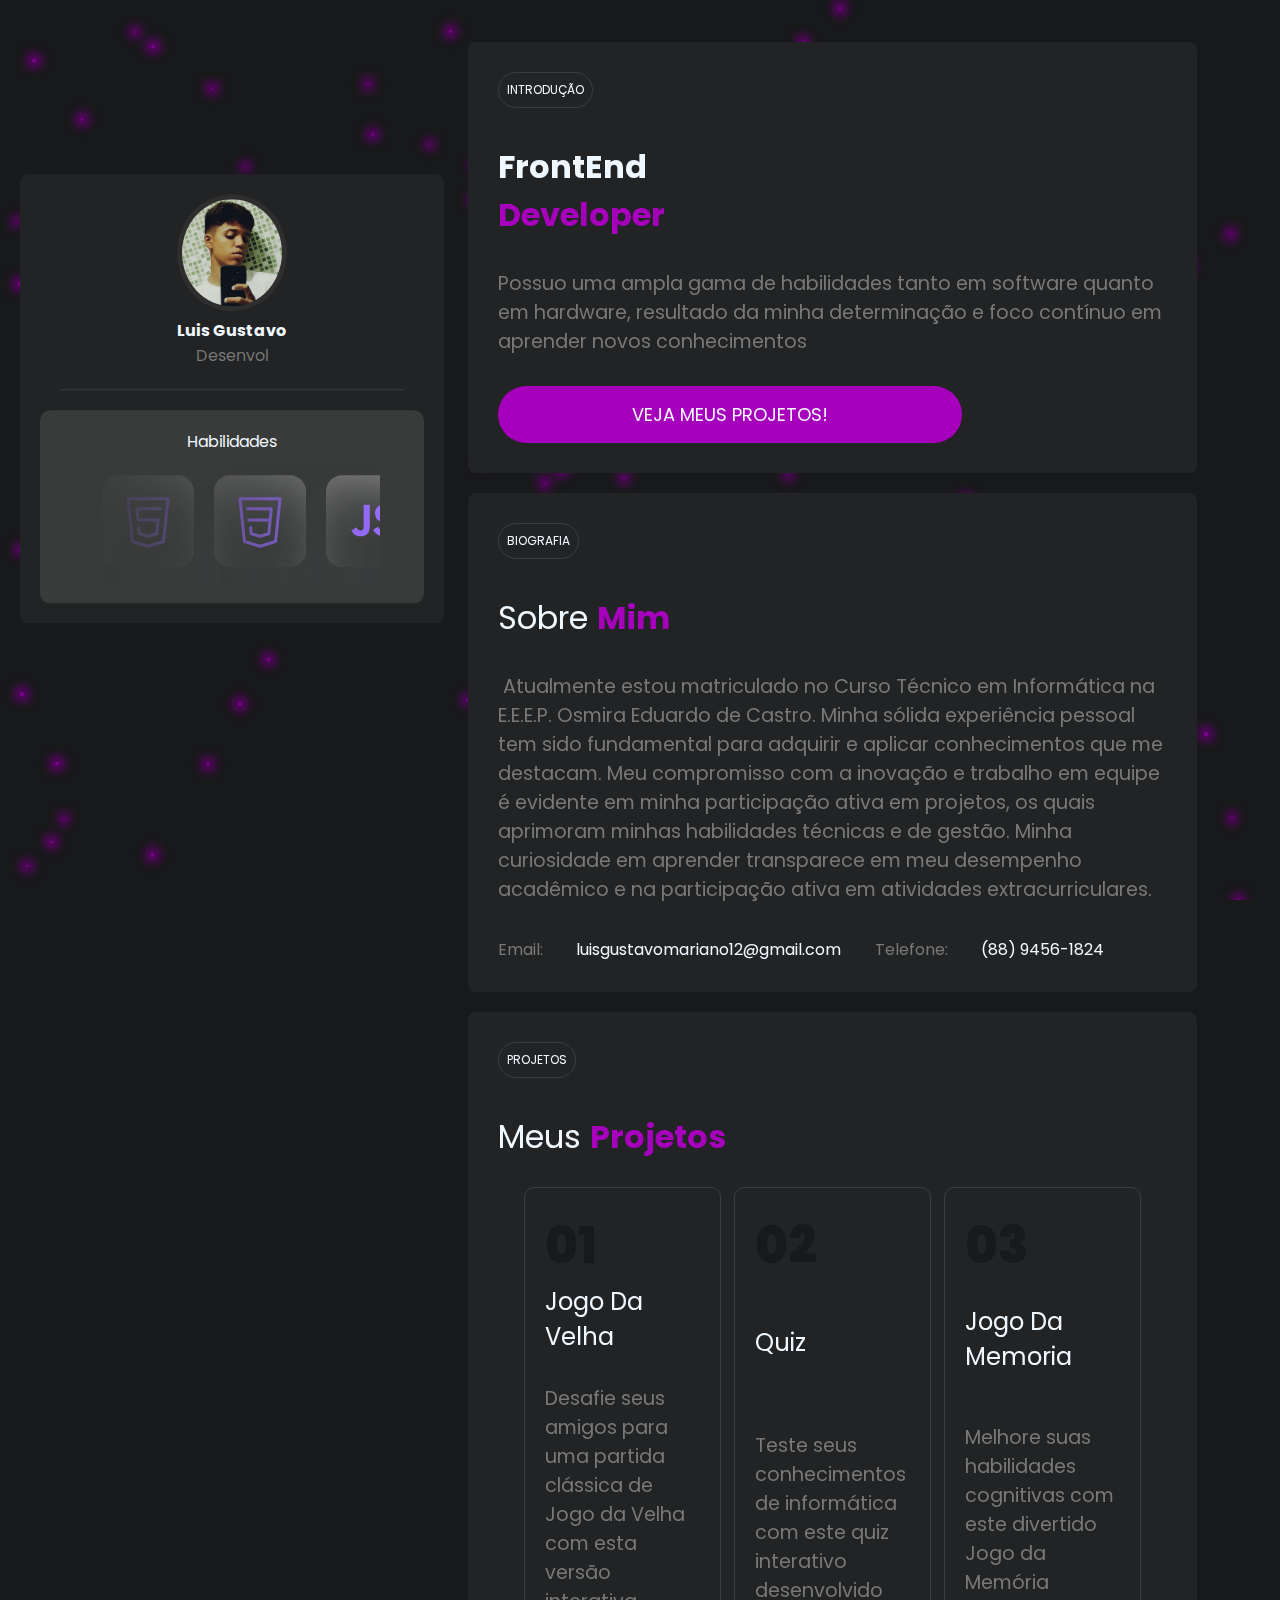
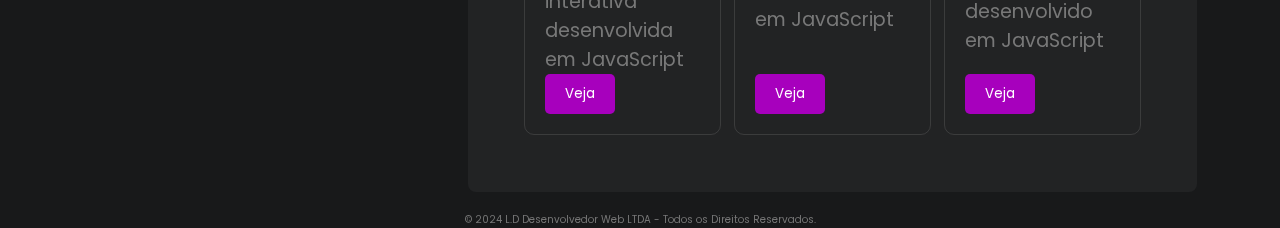
<file: Portifolio Luis Gustavo/Luis Gustavo - INFOR 2/index.html>
<!DOCTYPE html>
<html lang="pt-br">

<head>
    <meta charset="UTF-8">
    <meta name="viewport" content="width=device-width, initial-scale=1.0">
    <title>Portifólio // Luis Gustavo</title>
    <link rel="shortcut icon" href="src/LD.png" type="image/x-icon">
    <link rel="stylesheet" href="style.css">
</head>

<body>

    <div id="background"></div>

    <div class="breve-intro">
        <div class="sub-intro">
            <img src="src/img/luis mariano.jpg" alt="Luis Gustavo" class="foto">
            <p class="nome">Luis Gustavo</p>
            <div id="typewriter-text"></div>
            <hr>
            <div class="habilidades">
                <p class="habilidades-p">Habilidades</p>
                <div class="icons">
                    <section class="IconTech">
                        <div class="loop">
                            <img src="src/icons/html.svg" alt="">
                            <img src="src/icons/css.svg" alt="">
                            <img src="src/icons/javascript.svg" alt="">
                        </div>
                    </section>
                </div>
            </div>
        </div>
    </div>


    <div class="main">
        <div class="introducao">
            <p class="icone">INTRODUÇÃO</p>
            <p class="intro-titulo">FrontEnd
            <p>
            <span> Developer</span>
            <p class="info">Possuo uma ampla gama de habilidades tanto em software quanto em hardware, resultado da minha determinação e foco contínuo em aprender novos conhecimentos</p>
            <a href="#projetos"><button>VEJA MEUS PROJETOS!</button></a>
        </div>
        <div class="sobre">
            <p class="icone">BIOGRAFIA</p>
            <p class="sobre-titulo">Sobre <span>Mim</span></p>
            <p class="info">&nbsp;Atualmente estou matriculado no Curso Técnico em Informática na E.E.E.P. Osmira Eduardo de Castro. Minha sólida experiência pessoal tem sido fundamental para adquirir e aplicar conhecimentos que me destacam. Meu compromisso com a inovação e trabalho em equipe é evidente em minha participação ativa em projetos, os quais aprimoram minhas habilidades técnicas e de gestão. Minha curiosidade em aprender transparece em meu desempenho acadêmico e na participação ativa em atividades extracurriculares.</p>
            <div class="contato">
                <p style="color: rgba(143, 143, 143, 0.788);">Email:</p>
                <p class="cont">luisgustavomariano12@gmail.com</p>
                <p style="color: rgba(143, 143, 143, 0.788);">Telefone:</p>
                <p class="cont">(88) 9456-1824</p>
            </div>
        </div>
    
        <div class="projetos" id="projetos">
            <p class="icone">PROJETOS</p>
            <p class="sobre-titulo">Meus <span>Projetos</span></p>
            <div class="demo">
                <div class="prj">
                    <p class="num">01</p>
                    <p class="proj-titu">Jogo Da Velha</p>
                    <p class="info">Desafie seus amigos para uma partida clássica de Jogo da Velha com esta versão interativa desenvolvida em JavaScript</p>
                    <a href="../Projetos/Jogo da Velha Original/index.html"><button class="veja">Veja</button></a>
                </div>
                <div class="prj">
                    <p class="num">02</p>
                    <p class="proj-titu">Quiz</p>
                    <p class="info">Teste seus conhecimentos de informática com este quiz interativo desenvolvido em JavaScript</p>
                    <a href="../Projetos/QuizJs/index.html"><button class="veja">Veja</button></a>
                </div>
                <div class="prj"> 
                    <p class="num">03</p>
                    <p class="proj-titu">Jogo Da Memoria</p>
                    <p class="info">Melhore suas habilidades cognitivas com este divertido Jogo da Memória desenvolvido em JavaScript</p>
                    <a href="../Projetos/Jogo da Memoria/index.html"><button class="veja">Veja</button></a>
                </div>
            </div>
        </div>

    </div>

    <p class="rodape">© 2024 L.D Desenvolvedor Web LTDA - Todos os Direitos Reservados.</p>

    <script src="main.js"></script>
</body>

</html>
</file>
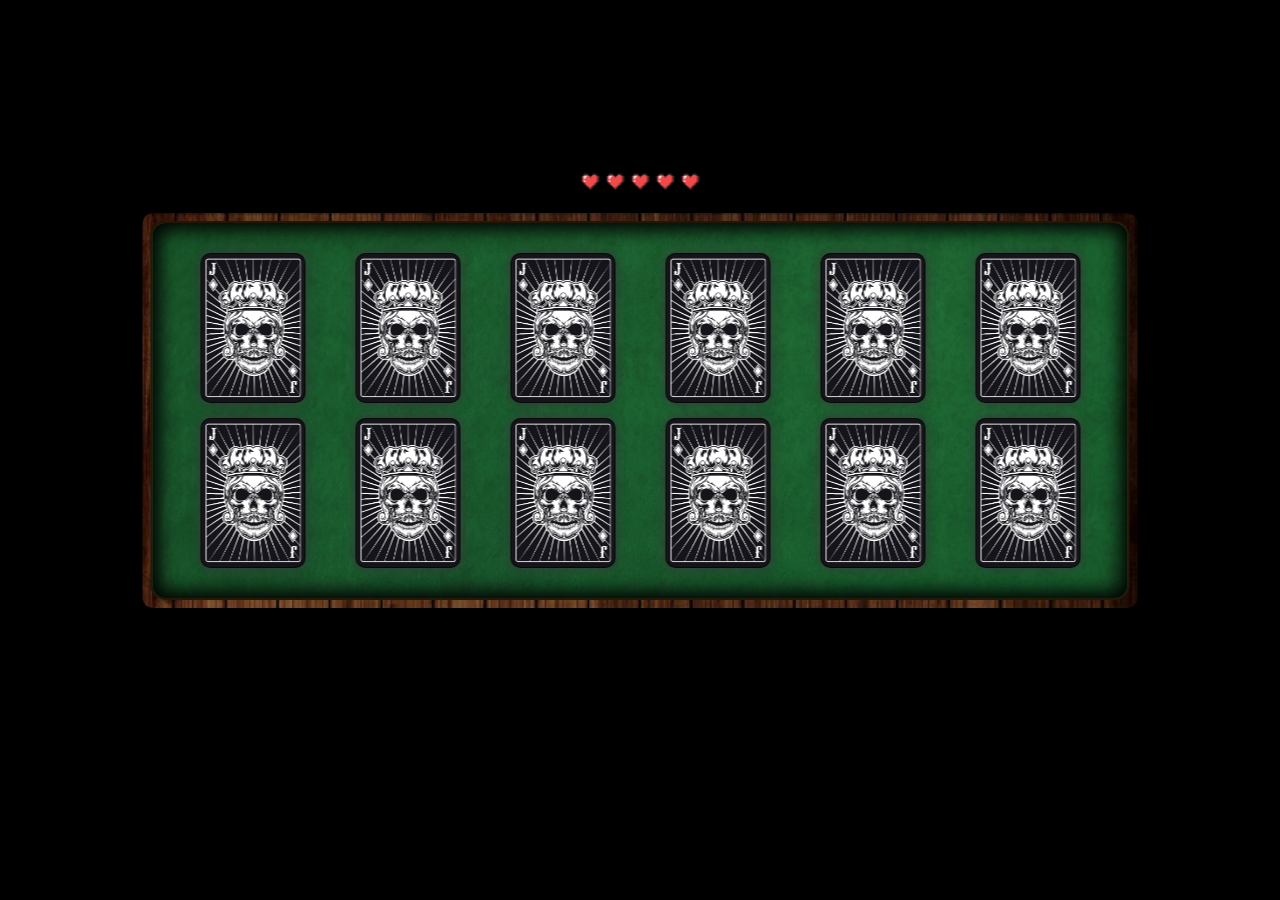
<file: Portifolio Luis Gustavo/Projetos/Jogo da Memoria/index.html>
<!DOCTYPE html>
<html lang="pt-br">
<head>
    <meta charset="UTF-8">
    <meta name="viewport" content="width=device-width, initial-scale=1.0">
    <title>Jogo da Mémoria</title>
    <link rel="stylesheet" href="style.css">
    <link rel="stylesheet" href="../Recursos/mdl-neon/style-modals-final.css">
    <link rel="stylesheet" href="../Recursos/mdl-neon/style-modal-black.css">
    <link rel="stylesheet" href="../Recursos/btn-neon/style-bnt-lg.css">
    <link rel="stylesheet" href="../Recursos/Efeitos/life/efect-life.css">
    
    <script src="script.js" defer></script>
</head>
<body>

        
        
    
        <div class="bgpage">
            <div class="life-content">
                <div class="hearts">
                    <div class="life-icon"></div>
                    <div class="life-icon"></div>
                    <div class="life-icon"></div>
                    <div class="life-icon"></div>
                    <div class="life-icon"></div>
                </div>
            </div>
            <main class="content-game">
            
                <div class="card-game" data-duo="01">
                    <div class= "card-face">
                        <img src="./img/10756.png" class="card-front" ></img>
                        <img src="./img/Card 001.jpg" class="card-back"></img>
                    </div>
                </div>
                <div class="card-game" data-duo="01">
                    <div class= "card-face">
                        <img src="./img/10756.png" class="card-front" ></img>
                        <img src="./img/Card 001.jpg" class="card-back"></img>
                    </div>
                </div>
                <div class="card-game" data-duo="02">
                    <div class= "card-face">
                        <img src="./img/10756.png" class="card-front" ></img>
                        <img src="./img/Card 002.jpg" class="card-back"></img>
                    </div>
                </div>
                <div class="card-game" data-duo="02">
                    <div class= "card-face">
                        <img src="./img/10756.png" class="card-front" ></img>
                        <img src="./img/Card 002.jpg" class="card-back"></img>
                    </div>
                </div>
                <div class="card-game" data-duo="03">
                    <div class= "card-face">
                        <img src="./img/10756.png" class="card-front" ></img>
                        <img src="./img/Card 003.jpg" class="card-back"></img>
                    </div>
                </div>
                <div class="card-game" data-duo="03">
                    <div class= "card-face">
                        <img src="./img/10756.png" class="card-front"></img>
                        <img src="./img/Card 003.jpg" class="card-back"></img>
                    </div>
                </div>
                <div class="card-game" data-duo="04">
                    <div class= "card-face">
                        <img src="./img/10756.png" class="card-front" ></img>
                        <img src="./img/Card 004.jpg" class="card-back"></img>
                    </div>
                </div>
                <div class="card-game" data-duo="04">
                    <div class= "card-face">
                        <img src="./img/10756.png" class="card-front"></img>
                        <img src="./img/Card 004.jpg" class="card-back"></img>
                    </div>
                </div>
                <div class="card-game" data-duo="05">
                    <div class= "card-face">
                        <img src="./img/10756.png" class="card-front" ></img>
                        <img src="./img/Card 005.jpg" class="card-back"></img>
                    </div>
                </div>
                <div class="card-game" data-duo="05">
                    <div class= "card-face">
                        <img src="./img/10756.png" class="card-front"></img>
                        <img src="./img/Card 005.jpg" class="card-back"></img>
                    </div>
                </div>
                <div class="card-game" data-duo="06">
                    <div class= "card-face">
                        <img src="./img/10756.png" class="card-front" ></img>
                        <img src="./img/Card 006.jpg" class="card-back"></img>
                    </div>
                </div>
                <div class="card-game" data-duo="06">
                    <div class= "card-face">
                        <img src="./img/10756.png" class="card-front"></img>
                        <img src="./img/Card 006.jpg" class="card-back"></img>
                    </div>
                </div>
                
                
                
               
                
                
            </main>

            <div id="fade-modal" class="fade-modal hide"></div>
            
            <div id="modal-neon-final" class="modal-black-neon hide">
        
                <div class="modal-estruct">
                    <div class="modal-header">
                        <h1 class="title-modal-final lord" id="title-modal-final" >FimdeJogo</h1>
                        
                    
                    </div>
                    <div class="modal-buttons-final">
                    
                        <button class="btn-standard" id="btn-reiniciar-game">Reiniciar</button>
                        
                    </div>
                </div>
            </div>
        
        
        </div>


    
</body>
</html>
</file>
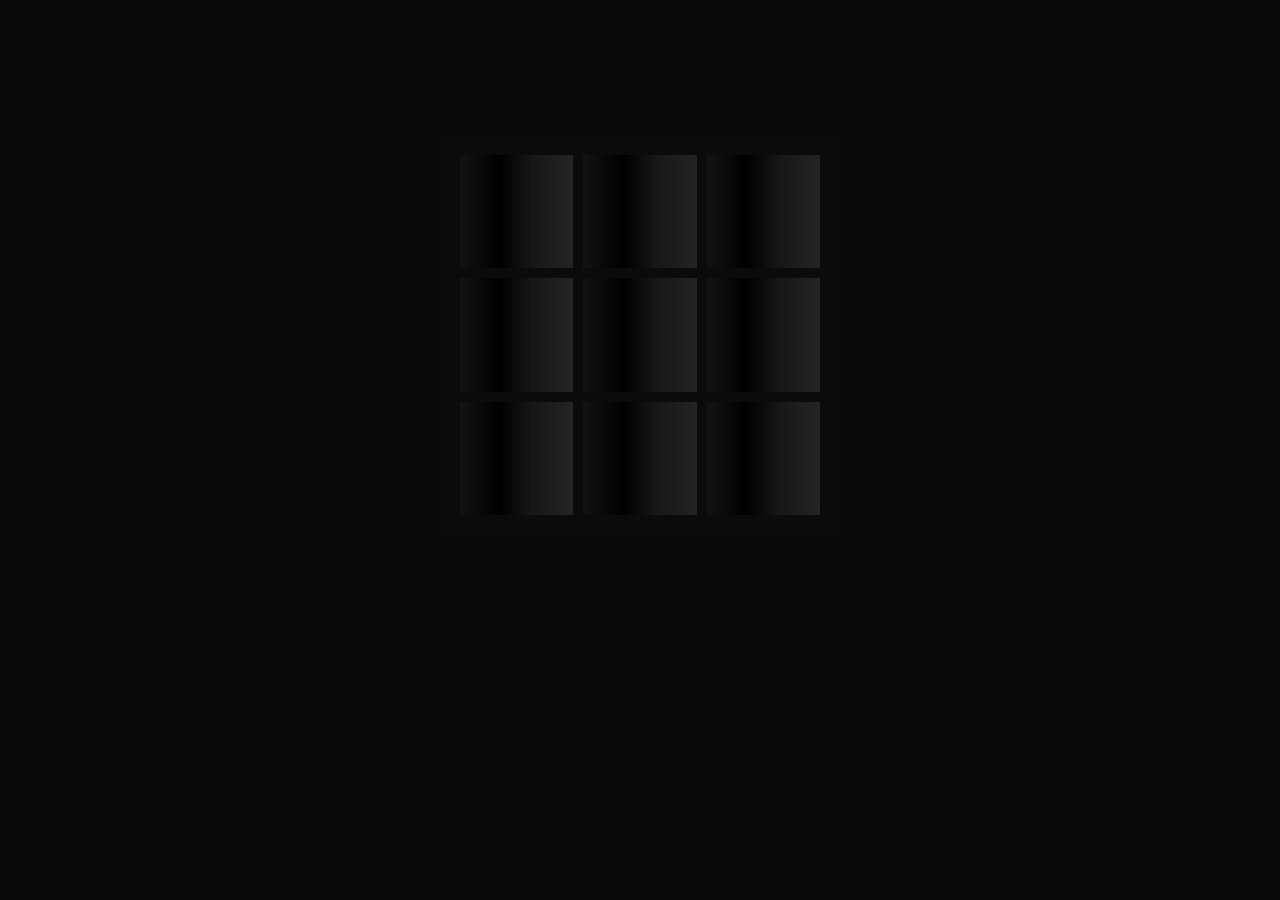
<file: Portifolio Luis Gustavo/Projetos/Jogo da Velha Original/index.html>
<!DOCTYPE html>
<html lang="pt-br">
<head>
    <meta charset="UTF-8">
    <meta name="viewport" content="width=device-width, initial-scale=1.0">
    <title>Jogo da Velha</title>
    <link rel="stylesheet" href="style.css">
    <link rel="stylesheet" href="../Recursos/btn-neon/style-bnt-lg.css">
    <link rel="stylesheet" href="../Recursos/mdl-neon/style-modal-black.css">
    <link rel="stylesheet" href="../Recursos/mdl-neon/style-modals-initial.css">
    <link rel="stylesheet" href="../Recursos/mdl-neon/style-modals-final.css">
    <link rel="stylesheet" href="../Recursos/Efeitos/velha/efect-x-o.css">
    <script src="script.js" defer></script>
</head>
<body>
    <div class="bgpage">
        <div class="game-content">
            <div class="block-area" data-valor="" ></div>
            <div class="block-area" data-valor="" ></div>
            <div class="block-area" data-valor="" ></div>
            <div class="block-area" data-valor="" ></div>
            <div class="block-area" data-valor="" ></div>
            <div class="block-area" data-valor="" ></div>
            <div class="block-area" data-valor="" ></div>
            <div class="block-area" data-valor="" ></div>
            <div class="block-area" data-valor="" ></div>
        </div>
    </div>

    <div id="fade-modal" class="fade-modal hide"></div>

    <div id="modal-neon-final" class="modal-black-neon hide">
        
        <div class="modal-estruct">
            <div class="modal-header">
                <h1 class="title-modal-final lord">FimdeJogo</h1>
                <h1 class="title-modal-final result"></h1>
            </div>

            <div class="modal-buttons-final">
            
                <button class="btn-standard" id="btn-reiniciar-game">Reiniciar</button>
                
            </div>
        </div>
    </div>
    
</body>
</html>
</file>
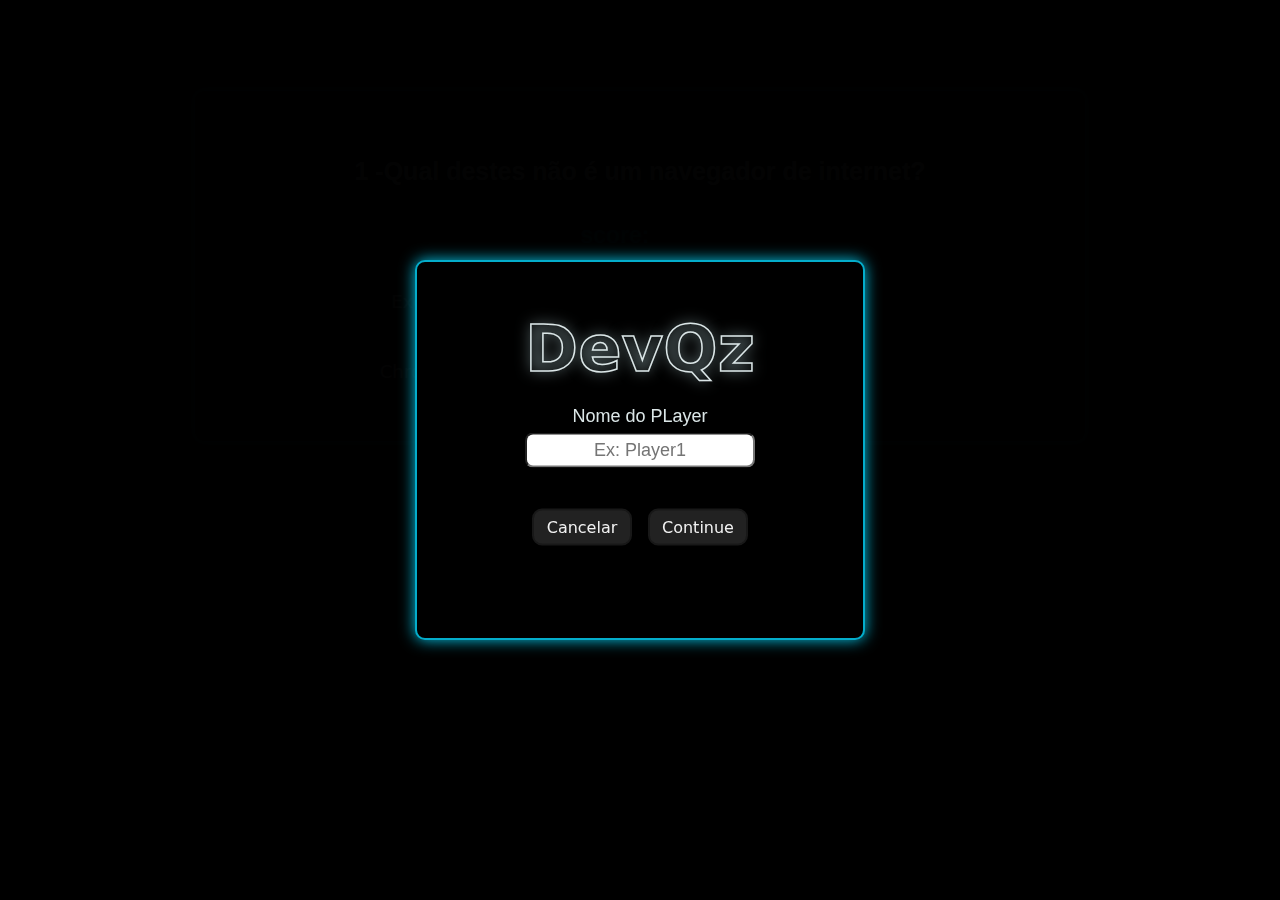
<file: Portifolio Luis Gustavo/Projetos/QuizJs/index.html>
<!DOCTYPE html>
<html lang="pt-br">
<head>
    <meta charset="UTF-8">
    <meta name="viewport" content="width=device-width, initial-scale=1.0">
    <title>DevQuiz</title>
    
    <link rel="stylesheet" href="style.css">
    <link rel="stylesheet" href="../Recursos/btn-neon/style-bnt-lg.css">
    <link rel="stylesheet" href="../Recursos/mdl-neon/style-modal-black.css">
    <link rel="stylesheet" href="../Recursos/mdl-neon/style-modals-initial.css">
    <link rel="stylesheet" href="../Recursos/mdl-neon/style-modals-final.css">
    <script src="script.js" defer></script>

    

    
</head>
<body>
    <div class="bgpage">
        <main class="main shadow-neon-blue">
            <div class="header-quiz">
                <h1 class="enunciado" id="enunciado">Questão</h1>
                <h3 class="color-score" id="score">score:</h3>
            </div>
            <div class="tabela-itens" id="quiz-itens">
                <button type="button" class="btn-standard itens">Item 1</button>
                <button type="button" class="btn-standard itens">Item 2</button>
                <button type="button" class="btn-standard itens">Item 3</button>
                <button type="button" class="btn-standard itens">Item 4</button>
            </div>
        </main>
    </div>
    
    <!-- Modal -->
    <div id="modal-neon-initial" class="modal-black-neon">
        
        <div class="modal-estruct">
            <div class="modal-header">
                <h1 class="title-modal-initial">DevQz</h1>
                
            
            </div>
            
            <div class="modal-body">
                    <p class="text-sob-input">Nome do PLayer</p>
                    <input type="text"  class="input-modal" placeholder="Ex: Player1"></input>
            </div>
            <div class="modal-buttons-initial">
            
                <button id="btn-initial-close" class=" btn-standard-p cancel">Cancelar</button>
                <button id="btn-initial-continue" class="btn-standard-p continue">Continue</button>
            </div>
        </div>
    </div>
    

    <!-- Fade - Backgroud Modal -->
    <div id="fade-modal" class="fade-modal hide"></div>
    <!-- Fade - Backgroud Modal -->

    <!-- Modal Game Over -->
    <div id="modal-neon-final" class="modal-black-neon">
        
        <div class="modal-estruct">
            <div class="modal-header">
                <h1 class="title-modal-final" id="title-modal-final" >FimdeJogo</h1>
                
            
            </div>
            <div class="modal-body">
                    <p class="text-sob-input">Pontuação do Game</p>
                    <div class="content-list-elements">
                        <ul id="list-elements">
                            
                        </ul>
                    </div>
            </div>
            <div class="modal-buttons-final">
            
                <button class="btn-standard" id="btn-reiniciar-game">Reiniciar</button>
                
            </div>
        </div>
    </div>

    <!-- Modal Game Over -->


</body>







</html>
</file>
<file: Portifolio Luis Gustavo/Luis Gustavo - INFOR 2/style.css>
@import url('https://fonts.googleapis.com/css2?family=Poppins:ital,wght@0,100;0,200;0,300;0,400;0,500;0,600;0,700;0,800;0,900;1,100;1,200;1,300;1,400;1,500;1,600;1,700;1,800;1,900&display=swap');

* {
    margin: 0;
    padding: 0;
    font-family: "Poppins", sans-serif;
    scroll-behavior: smooth;
}

body {
    background-color: #18191a;
}

.breve-intro {
    background-color: rgb(34, 35, 36);
    width: 30%;
    border-radius: 8px;
    margin: 20px;
    padding: 20px;
    position: fixed;
    transform: translateY(25%);
}

.sub-intro {
    text-align: center;
}

hr {
    margin: 20px;
    border-color: rgba(143, 143, 143, 0.226);
}

.foto {
    border-radius: 50%;
    width: 100px;
    border: 5px rgb(46, 46, 46) solid;
    transition: 500ms;
}

.foto:hover {
    border-radius: 50%;
    width: 150px;
    border: 8px rgb(46, 46, 46) solid;
}

.nome {
    color: aliceblue;
    font-weight: bold;
}

.habilidades {
    color: aliceblue;
    background-color: rgb(57, 58, 58);
    padding: 5%;
    border-radius: 10px;
}

.habilidades-p {
    margin-bottom: 3%;
}

.icons {
    display: flex;
    align-items: center;
    justify-content: center;
    gap: 5%;
}

.introducao {
    background-color: rgb(34, 35, 36);
    border-radius: 8px;
    padding: 30px;
    margin: 20px;
    margin-right: 10%;
    margin-top: 5%;
}

.introducao button{
    background-color: rgb(167, 0, 189);
    border: none;
    border-radius: 30px;
    padding: 15px;
    padding-left: 20%;
    padding-right: 20%;
    margin-top: 30px;
    transition: 500ms;
}

.introducao a button {
    text-decoration: none;
    color: aliceblue;
    font-size: 18px;
}

.introducao button:hover {
    box-shadow: 0 8px 8px rgb(96, 0, 109);
    cursor: pointer;
}

.sobre{
    background-color: rgb(34, 35, 36);
    border-radius: 8px;
    margin: 20px;
    margin-right: 10%;
    padding: 30px;
}

.icone {
    color: aliceblue;
    border: 1px rgba(143, 143, 143, 0.226) solid;
    border-radius: 20px;
    padding: 8px;
    width: min-content;
    font-size: 12px;
}

.intro-titulo {
    color: aliceblue;
    font-size: 32px;
    font-weight: bold;
    padding-top: 35px;
}

span {
    color: rgb(167, 0, 189);
    font-size: 32px;
    font-weight: bold;
}

.sobre-titulo {
    color: aliceblue;
    font-size: 32px;
    font-weight: light;
    padding-top: 35px;
}

.info {
    color: rgba(143, 143, 143, 0.788);
    margin-top: 30px;
    font-size: larger;
}

.cont {
    color: aliceblue;
    margin-left: 5%;
    margin-right: 5%;
}

.contato {
    display: flex;
    margin-top: 5%;
}

.main {
    width: 65%;
    margin-left: 35%;
}

.projetos {
    background-color: rgb(34, 35, 36);
    border-radius: 8px;
    padding: 30px;
    margin: 20px;
    margin-right: 10%;
}


.rodape {
    color: rgba(143, 143, 143, 0.788);
    text-align: center;
    font-size: 10px;
}

.demo {
    display: flex;
    padding: 20px;
}

.prj {
    flex: 1; /* Cada projeto vai ocupar o mesmo espaço disponível */
    display: flex;
    flex-direction: column;
    justify-content: space-between; /* Distribui o conteúdo verticalmente */
    padding: 20px;
    margin: 1%;
    border: 1px solid rgba(143, 143, 143, 0.226);
    border-radius: 10px;
    transition: 500ms;
}

.prj:hover {
    border: 1px rgb(167, 0, 189) solid;
    border-radius: 10px;
    box-shadow: 0 2px 2px rgb(96, 0, 109);
    margin: auto;
    margin: 1%;
}

.num {
    font-weight: 800;
    color: #18191a;
    transition: 500ms;
    font-size: 50px;
}

.prj:hover .num{
    color: aliceblue;
}

.proj-titu {
    color: aliceblue;
    font-size: x-large;
}

.veja {
    align-self: flex-end;
    padding: 10px 20px;
    background-color: rgb(167, 0, 189);
    color: white;
    border: none;
    border-radius: 5px;
    cursor: pointer;
    transition: 500ms;
}

.veja:hover {
    box-shadow: 0 5px 5px rgb(96, 0, 109);
    cursor: pointer;
}

.html {
    background-color: rgb(34, 35, 36);
    border-radius: 10px;
    padding: 3%;
    border: 2px rgba(143, 143, 143, 0.226) solid;
    transition: 500ms;
}

.html:hover {
    border-radius: 10px;
    background-color: rgb(24, 25, 26);
    box-shadow: 0 2px 2px rgb(13, 13, 13);
    border: 2px rgb(13, 13, 13) solid;
}

.css {
    background-color: rgb(34, 35, 36);
    border-radius: 10px;
    padding: 3%;
    border: 2px rgba(143, 143, 143, 0.226) solid;
    transition: 500ms;
}

.css:hover {
    border-radius: 10px;
    background-color: rgb(24, 25, 26);
    box-shadow: 0 2px 2px rgb(13, 13, 13);
    border: 2px rgb(13, 13, 13) solid;
}

.javascript {
    background-color: rgb(34, 35, 36);
    border-radius: 10px;
    padding: 3%;
    border: 2px rgba(143, 143, 143, 0.226) solid;
    transition: 500ms;
}

.javascript:hover {
    border-radius: 10px;
    background-color: rgb(24, 25, 26);
    box-shadow: 0 2px 2px rgb(13, 13, 13);
    border: 2px rgb(13, 13, 13) solid;
}

#background {
    position: fixed;
    top: 0;
    left: 0;
    width: 100%;
    height: 100%;
    overflow: hidden;
    z-index: -1;
}

.star {
    position: absolute;
    background-color: rgb(126, 0, 143);
    border-radius: 50%;
    box-shadow: 0 0 10px 6px rgb(96, 0, 109);
    animation: twinkle 1s infinite alternate;
}

@keyframes twinkle {
    0% { opacity: 1; }
    100% { opacity: 0; }
}

#typewriter-text {
    color: rgba(143, 143, 143, 0.788);
}

@keyframes slide {
    from {
        transform: translateX(0);
    }

    to {
        transform: translateX(-100%);
    }
}

.IconTech {
    padding: 10px;
    width: 80%;
    display: flex;
    margin: 0 auto 0 auto;
    overflow: hidden;
    -webkit-mask: linear-gradient(90deg, transparent, white 20%, white 80%, transparent);
    mask: linear-gradient(90deg, transparent,white);
}

.IconTech:hover .loop {
    animation-play-state: paused;
}

.loop {
    white-space: nowrap;
    animation: 10s slide infinite linear;
}

.IconTech .loop img {
    width: 60px;
    height: 60px;
    padding: 1rem;
    margin: 0 0.5rem;
    border-radius: 1rem;
    box-shadow: rgba(255, 255, 255, 0.25) 0px 30px 60px -12px inset, rgba(191, 191, 191, 0.3) 0px 18px 36px -18px inset, rgba(116, 116, 128, 0.25) 0px 50px 100px -20px;
    position: relative;
    transition: all 0.5s cubic-bezier(0.165, 0.84, 0.44, 1);
} 

.IconTech .loop img:hover {
    transform: scale(1.1,1.1);
    box-shadow: rgba(255, 255, 255, 0.25) 0px 30px 60px -12px inset, rgba(191, 191, 191, 0.3) 0px 18px 36px -18px inset, rgba(116, 116, 128, 0.25) 0px 50px 100px -20px, rgba(255, 255, 255, 0.25) 0px 54px 55px, rgba(255, 255, 255, 0.12) 0px -12px 30px, rgba(255, 255, 255, 0.12) 0px 4px 6px, rgba(255, 255, 255, 0.17) 0px 12px 13px, rgba(238, 238, 238, 0.09) 0px -3px 5px;
}
</file>
<file: Portifolio Luis Gustavo/Projetos/Jogo da Memoria/style.css>
*{
    padding: 0;
    margin: 0;
    box-sizing: border-box;
}
body{
    background-color: #060606;
}

.life-content{
    margin-bottom: 60px;
    background: transparent;
    justify-content: center;
    align-items: center;
    z-index: 10;
    height: 40px;
}


.bgpage{
    display: flex;
    flex-direction: column;
    height: 100vh;
    position: absolute;
    top: 40%;
    left: 50%;
    transform: translate(-50%,-50%);
    padding: 30px;
    justify-content: center;
    align-items: center;
    display: flex;
    
}

.bgpage .content-game{
    display: grid;
    grid-template-columns: repeat(6, 140px);
    grid-template-rows: repeat(2, 150px);
    flex-wrap: wrap;
    background-image: url("img/Default_crie_uma_imagem_para_ser_usada_de_backgroud_de_uma_mes_2.jpg");
    background-repeat: none;
    background-size: cover;
    
    position: relative;
    padding: 20px;
    background-color: white;

    border: 2px solid #241405ec;
    box-shadow: inset 0px 0px 18px 7px rgba(0,0,0,1);

    gap: 15px;
    
    justify-content: center;
    justify-items: center;
    align-items: center;

    
    
    
    border-radius: 15px;
    width: max-content;
    height: max-content;
    padding: 30px;
}



.content-game::before,
.content-game::after {
    content: '';
    position: absolute;
    top: 0;
    left: 0;
    right: 0;
    bottom: 0;
    z-index: -1;
    border: 10px solid transparent; /* Largura da borda */
    background-image: url('img/17546cd983f67af36566e8ce30c0f197.jpg'); /* URL da imagem de textura de madeira */
    background-size: cover;
    border-radius: 10px; /* Ajuste conforme necessário */
    opacity: 0.8;
}

.content-game::after {
    top: -10px;
    left: -10px;
    right: -10px;
    bottom: -10px;
    border: none;
}

.card-game {
    background-color: transparent;
    width: 75%;
    height: 100%;
    perspective: 1000px;
    border-radius: 15px;
}



.card-face {
    position: relative;
    width: 100%;
    height: 100%;
    text-align: center;
    transition: transform 0.8s;
    transform-style: preserve-3d;
    cursor: pointer;
    
}

.card-game.flip .card-face {
    transform: rotateY(180deg);
    transition: 600ms;
}

.card-game.card-error .card-back{
    transition: 800ms;
    border: 1px solid #f50606;
    
    box-shadow: 0 0 15px #f50606;
}
.card-game.card-correct .card-back{
    transition: 800ms;
    border: 1px solid #03c21c;
    
    
    box-shadow: 0 0 15px #03c21c;
}


.card-front, .card-back {
    position: absolute;
    width: 100%;
    height: 100%;
    -webkit-backface-visibility: hidden; /* Para Safari */
    backface-visibility: hidden;
    display: flex;
    justify-content: center;
    align-items: center;
    font-size: 20px;
    color: white;
    border: 1px solid #080909e1;
    transition: 800ms;
    border-radius: 10px;
    
}

.mark{
    pointer-events: none;
}

.card-front {
    background-color: #060606;
    box-shadow: 0 0 12px #363a3a;
    
    
}

.card-front p{
    font-size: 4rem;

    color: rgba(32, 30, 30, 0);
    font-family:Georgia, 'Times New Roman', Times, serif;
    -webkit-text-stroke-width: 1.5px;
    -webkit-text-stroke-color: #f2b601;
    text-shadow: 0 0 15px #de9205;
    
}


.card-back {
    transform: rotateY(180deg);
}






@keyframes shuffle {
    0% {
        transform: translateX(0) translateY(0) rotate(0);
    }
    50% {
        transform: translateX(20px) translateY(20px);
        
    }
    100% {
        transform: translateX(0) translateY(0);
    }
}
</file>
<file: Portifolio Luis Gustavo/Projetos/Recursos/mdl-neon/style-modals-final.css>
#modal-neon-final .modal-buttons-final{
    position: absolute;
    bottom: 10%;
    right: 50%;
    left: 50%;
    transform: translate(-50%,-50%);
    display: flex;
    align-items: center;
    justify-content: center;
    width: 200px;
    
    
    
}

#modal-neon-final .title-modal-final{
    color: rgba(32, 30, 30, 0);
    font-size: 4rem;
    font-family: system-ui, -apple-system, BlinkMacSystemFont, 'Segoe UI', Roboto, Oxygen, Ubuntu, Cantarell, 'Open Sans', 'Helvetica Neue', sans-serif;
    -webkit-text-stroke-width: 1.5px;
    
    position: absolute;
    
    left: 50%;
    top: 20%;
    transform: translate(-50%, -50%);
}
#modal-neon-final .loser{
    -webkit-text-stroke-color: #f60808;
    text-shadow: 0 0 15px #f60808;
}
#modal-neon-final .gameover{
    -webkit-text-stroke-color: #dc0909;
    text-shadow: 0 0 15px #dc0909;

}
#modal-neon-final .great{
    -webkit-text-stroke-color: #27ed09;
    text-shadow: 0 0 15px #27ed09;

}
#modal-neon-final .lord{
    -webkit-text-stroke-color: #f1af09;
    text-shadow: 0 0 15px #f1af09;

}

#modal-neon-final .content-list-elements{
    position: absolute;
    top: 60%;
    right: 50%;
    left: 50%;
    transform: translate(-50%,-50%);
    align-items: center;
    justify-content: center;
    display: flex;
    flex-direction: column;
    text-align: center;
    

    
    

}
#modal-neon-final #list-elements{
    
    font-size: 14px;
    font-family:'Trebuchet MS', 'Lucida Sans Unicode', 'Lucida Grande', 'Lucida Sans', Arial, sans-serif;
    text-decoration: none;
    list-style: none;
    overflow-y: auto;
    
    height: 100px;
    width: 150px;
    
}


#modal-neon-final #list-elements li{
    display: flex;
    justify-content: space-between;
    padding: 5px;
    width:auto;
    height: auto;
    border-bottom: 2px solid #0c0c0cd5;
    

}
</file>
<file: Portifolio Luis Gustavo/Projetos/Recursos/mdl-neon/style-modal-black.css>
*{
    padding: 0;
    margin: 0;
    box-sizing: border-box;
    word-wrap: normal;
}

#fade-modal{
    position: fixed;
    top: 0;
    left: 0;
    width: 100%;
    height: 100%;
    background-color: rgba(0, 0, 0, 0.99);
    z-index: 5;
}

.modal-black-neon {
    position: fixed;
    left: 50%;
    top: 50%;
    transform: translate(-50%, -50%);
    z-index: 10;
    
    display: flex;
    flex-direction: column;
    
    background-color: black;

    width: 450px;
    height: 380px;
    max-width: 90%;
    min-width: 10%;

    border-radius: 10px;
    padding: 20px;

    color: white;

    box-shadow: 0 0 15px #05c4e6;
    border: 2px solid #05c4e6e1;
    
    color: #05c4e6;
}

.modal-black-neon.hide, .fade-modal.hide{
    top: -10%;
    overflow: hidden;
    opacity: 0;
    transition: 500ms;
    pointer-events: none;
}

.modal-black-neon, .fade-modal{
    transition: 500ms;
    opacity: 1;
   
}




.text-sob-input{
    
    position: absolute;
    
    left: 50%;
    top: 40%;
    transform: translate(-50%, -50%);
    color: #dbe6e7;

    
    text-align: center;
    font-size: 18px;
    font-family:'Trebuchet MS', 'Lucida Sans Unicode', 'Lucida Grande', 'Lucida Sans', Arial, sans-serif;


}
.input-modal{
    width: 230px;
    height: 35px;
    padding: 10px;
    border-radius: 8px;

    position: absolute;
    
    left: 50%;
    top: 50%;
    transform: translate(-50%, -50%);

    
    text-align: center;
    font-size: 18px;
    font-family:'Trebuchet MS', 'Lucida Sans Unicode', 'Lucida Grande', 'Lucida Sans', Arial, sans-serif;
}
</file>
<file: Portifolio Luis Gustavo/Projetos/Recursos/btn-neon/style-bnt-lg.css>
*{
    padding: 0%;
    margin: 0%;
    box-sizing: border-box;
}
body{
    background-color: black;
}
.btn-standard{
    
    
    width: 360px;
    padding: 6px 12px;
    
    align-items: flex-start;
    justify-content: center;
    text-align: center;
    text-decoration: none;
    font-size: 18px;
    color: rgb(241, 241, 241);
    font-family: system-ui, -apple-system, BlinkMacSystemFont, 'Segoe UI', Roboto, Oxygen, Ubuntu, Cantarell, 'Open Sans', 'Helvetica Neue', sans-serif;
    border-radius: 10px;
    border: 2px solid #181818;
    transition:  300ms ease-in-out;
    background-color: #222222;

   
    cursor: pointer;
    
}

.btn-standard-p{
    
    
    width: 100px;
    padding: 7px;
    
    align-items: flex-start;
    justify-content: center;
    text-align: center;
    text-decoration: none;
    font-size: 16px;
    color: rgb(241, 241, 241);
    font-family: system-ui, -apple-system, BlinkMacSystemFont, 'Segoe UI', Roboto, Oxygen, Ubuntu, Cantarell, 'Open Sans', 'Helvetica Neue', sans-serif;
    border-radius: 10px;
    border: 2px solid #181818;
    transition:  300ms ease-in-out;
    background-color: #222222;

   
    cursor: pointer;
    
}


.btn-standard:hover{
    box-shadow: 0 0 15px #05c4e6;
    border: 2px solid #05c4e6e1;
    background-color: #131313;
    text-shadow: 0 0 15px #05c4e6;
    color: #05c4e6;
}

.btn-correct{
   
    
    width: 360px;
    padding: 6px 12px;
    
    align-items: flex-start;
    justify-content: center;
    text-align: center;
    text-decoration: none;
    font-size: 18px;
    color: rgb(241, 241, 241);
    font-family: system-ui, -apple-system, BlinkMacSystemFont, 'Segoe UI', Roboto, Oxygen, Ubuntu, Cantarell, 'Open Sans', 'Helvetica Neue', sans-serif;
    border-radius: 10px;
    border: none;
    transition: 300ms ease-in-out;
    
    background-color: #03c21c;
    box-shadow: 0 0 15px #03c21c;
    text-shadow: 0 0 15px #ffffff;
    
    cursor: pointer;

}

.btn-error{
    
    
    width: 360px;
    padding: 6px 12px;
    
    align-items: flex-start;
    justify-content: center;
    text-align: center;
    text-decoration: none;
    font-size: 18px;
    color: rgb(241, 241, 241);
    font-family: system-ui, -apple-system, BlinkMacSystemFont, 'Segoe UI', Roboto, Oxygen, Ubuntu, Cantarell, 'Open Sans', 'Helvetica Neue', sans-serif;
    border-radius: 10px;
    border: none;
    transition: 300ms ease-in-out;
    
    background-color: #f50606;
    box-shadow: 0 0 15px #f50606;
    text-shadow: 0 0 15px #ffffff;
    
    cursor: pointer;

}

.shadow-neon-blue{
    box-shadow: 0 0 10px #05c4e6;
    border: 1px solid #05c4e68c;
}



.cancel:hover{
    transition: 500ms;
    border: 2px solid #f50606;
    
    box-shadow: 0 0 15px #f50606;
    text-shadow: 0 0 15px #ffffff;

}
.continue:hover{
    transition: 500ms;
    border: 2px solid #03c21c;
    
    
    box-shadow: 0 0 15px #03c21c;
    text-shadow: 0 0 15px #ffffff;

}
</file>
<file: Portifolio Luis Gustavo/Projetos/Recursos/Efeitos/life/efect-life.css>
.hearts {
    display: flex;
    gap: 5px; 
    justify-content: center; 
    margin-top: 50px;
    
    
  }

.hearts .life-icon {
    
    transition: transform 0.5s ease-in-out; 
    width: 20px;
    height: 20px;
    background-image: url('./img/vecteezy_full-life-point-pixel-three-pixel-hearts_29889850-removebg-preview.png');
    background-size: cover;
    background-repeat: no-repeat;
    animation: lifeAnimation 0.5s ease-in-out;
}


@keyframes lifeAnimation {
  0%, 100% {
      transform: translateY(0); 
  }
  50% {
      transform: translateY(-20px);
  }
}
</file>
<file: Portifolio Luis Gustavo/Projetos/Jogo da Velha Original/style.css>
*{
    padding: 0;
    margin: 0;
    box-sizing: border-box;
}

body{
    display: flex;
    flex-direction: row;
    justify-content: center;
    align-items: center;
    width: 100%;
    height: 100%;
    background-color: #0a0a0a !important;   
}
.bgpage{
    background-color: #0a0a0a;
    height: 100vh;
    position: absolute;
    top: 50%;
    left: 50%;
    transform: translate(-50%,-50%);
}



.game-content{
    background-color: rgb(11, 11, 11);
    margin-top: 15vh;
    
    padding: 20px;
    
   
    
    width: 400px;;
    height: 400px;
    
    display: grid;
    grid-template-columns: repeat(3, 1fr);
    grid-template-rows: repeat(3, 1fr);
    grid-area: "b1 b2 b3" "b4 b5 b6" "b7 b8 b9";
    gap: 10px; 
}
.block-area{
   
    background: rgb(19,19,19);
    background: linear-gradient(90deg, rgba(19,19,19,1) 0%, rgba(0,0,0,1) 35%, rgba(23,23,23,1) 64%, rgba(36,36,36,1) 100%);

   
    
    text-align: center;

}
.block-area:hover{
    box-shadow: 0 0 15px #05c4e6;
   

}

.result{
    margin-top: 20%;
    
}


.x{
    border: 2px solid #03c21c; 
    box-shadow: 0 0 15px #03c21c;
    -webkit-text-stroke-color: #03c21c;
    text-shadow: 0 0 15px #03c21c;
}

.o{
    box-shadow: 0 0 15px #f50606;
    border: 2px solid #f50606; 
    -webkit-text-stroke-color: #f50606;
    text-shadow: 0 0 15px #f50606;
}
</file>
<file: Portifolio Luis Gustavo/Projetos/Recursos/mdl-neon/style-modals-initial.css>
/* modal initial */

#modal-neon-initial .modal-estruct{
    position: relative;
    display: flex;
    flex-direction: column;
    width: 100%;
    height: 100%;
    justify-content: center;
    align-items: center;
    
}

#modal-neon-initial .modal-buttons-initial{
    display: flex;
    position: absolute;
    left: 50%;
    bottom: 10%;
    transform: translate(-50%, -50%);
    gap: 1rem;
    padding: 10px;
    
}

#modal-neon-initial .title-modal-initial{
    color: rgba(32, 30, 30, 0);
    font-size: 4rem;
    font-family: system-ui, -apple-system, BlinkMacSystemFont, 'Segoe UI', Roboto, Oxygen, Ubuntu, Cantarell, 'Open Sans', 'Helvetica Neue', sans-serif;
    -webkit-text-stroke-width: 1.5px;
    -webkit-text-stroke-color: #dbe6e7;
    text-shadow: 0 0 15px #4b585a;
    position: absolute;
    
    left: 50%;
    top: 20%;
    transform: translate(-50%, -50%);
    
    
}
</file>
<file: Portifolio Luis Gustavo/Projetos/Recursos/Efeitos/velha/efect-x-o.css>
.block-area{
    display: flex;
    justify-content: center;
    align-items: center;
    position: relative;
}


.block-area.o, .block-area.x{
    cursor:not-allowed;

    
}

.block-area.o::before, .block-area.o::after {
    content: "";
    height: 60%;
    width: 60%;
    border-radius: 50%;
    position: absolute;
    background-color: rgba(255, 255, 255, 0);
    box-shadow: 0 0 10px #f50606;
    border: 10px solid #f50606; 
    transition: 400ms;
}
.block-area.x::before, .block-area.x::after {
    content: "";
    height: 80%;
    width: 15%;
    transition: 400ms;
    
    
    position: absolute;
    background-color: #03c21c;
    border: 2px solid #03c21c; 
    box-shadow: 0 0 15px #03c21c;
}
.block-area.x::before{
    transform: rotate(-45deg);
}
.block-area.x::after{
    transform: rotate(45deg);
}
</file>
<file: Portifolio Luis Gustavo/Projetos/QuizJs/style.css>
*{
    padding: 0%;
    margin: 0%;
    box-sizing: border-box;
}

body{
    display: flex;
    flex-direction: row;
    justify-content: center;
    align-items: center;
    width: 100%;
    height: 100%;
    background-color: #0a0a0a !important;   
}

.bgpage{
    background-color: #0a0a0a;
    height: 100vh;
    position: absolute;
    top: 50%;
    left: 50%;
    transform: translate(-50%,-50%);
}

.main{
    margin-top: 10vh;
    background: rgb(19,19,19);
    background: linear-gradient(90deg, rgba(19,19,19,1) 0%, rgba(0,0,0,1) 35%, rgba(23,23,23,1) 64%, rgba(36,36,36,1) 100%);
    
    padding: 20px;
    display: grid;
    justify-content: center;
    align-items: center;
    grid-template-rows: 1fr;
    border-radius: 10px;
    
}

.tabela-itens{
    background: transparent;
  
    width: max-content;
    
    padding: 20px;
    display: grid;
    grid-template-columns: 400px 400px;
    grid-template-rows: 60px 60px;
    gap: 10px;
    grid-area: "1 2" "3 4";
    
    justify-content: center;
    align-items: center;

    
}




.header-quiz{
    background: transparent;
    
    padding: 30px;
    display: grid;
    grid-template-rows: 60px  20px;
    position: relative;
    
    justify-content: center;
    align-items: center;
    

}
.enunciado{
    font-family: 'Trebuchet MS', 'Lucida Sans Unicode', 'Lucida Grande', 'Lucida Sans', Arial, sans-serif;
    font-size: 25px;
    max-width: 700px;
    color: aliceblue;
    transition: all 800ms ease-in-out;
    
    
}
.color-score{
    font-size: 23px;
    font-family: 'Segoe UI', Tahoma, Geneva, Verdana, sans-serif;
    color: #05c4e6f8;
    text-shadow: 0 0 10px #05c4e6;
    position: absolute;
    bottom: 2px;
    left: 43%;
    transition: 600ms ease-in-out;

  
    
}
</file>
